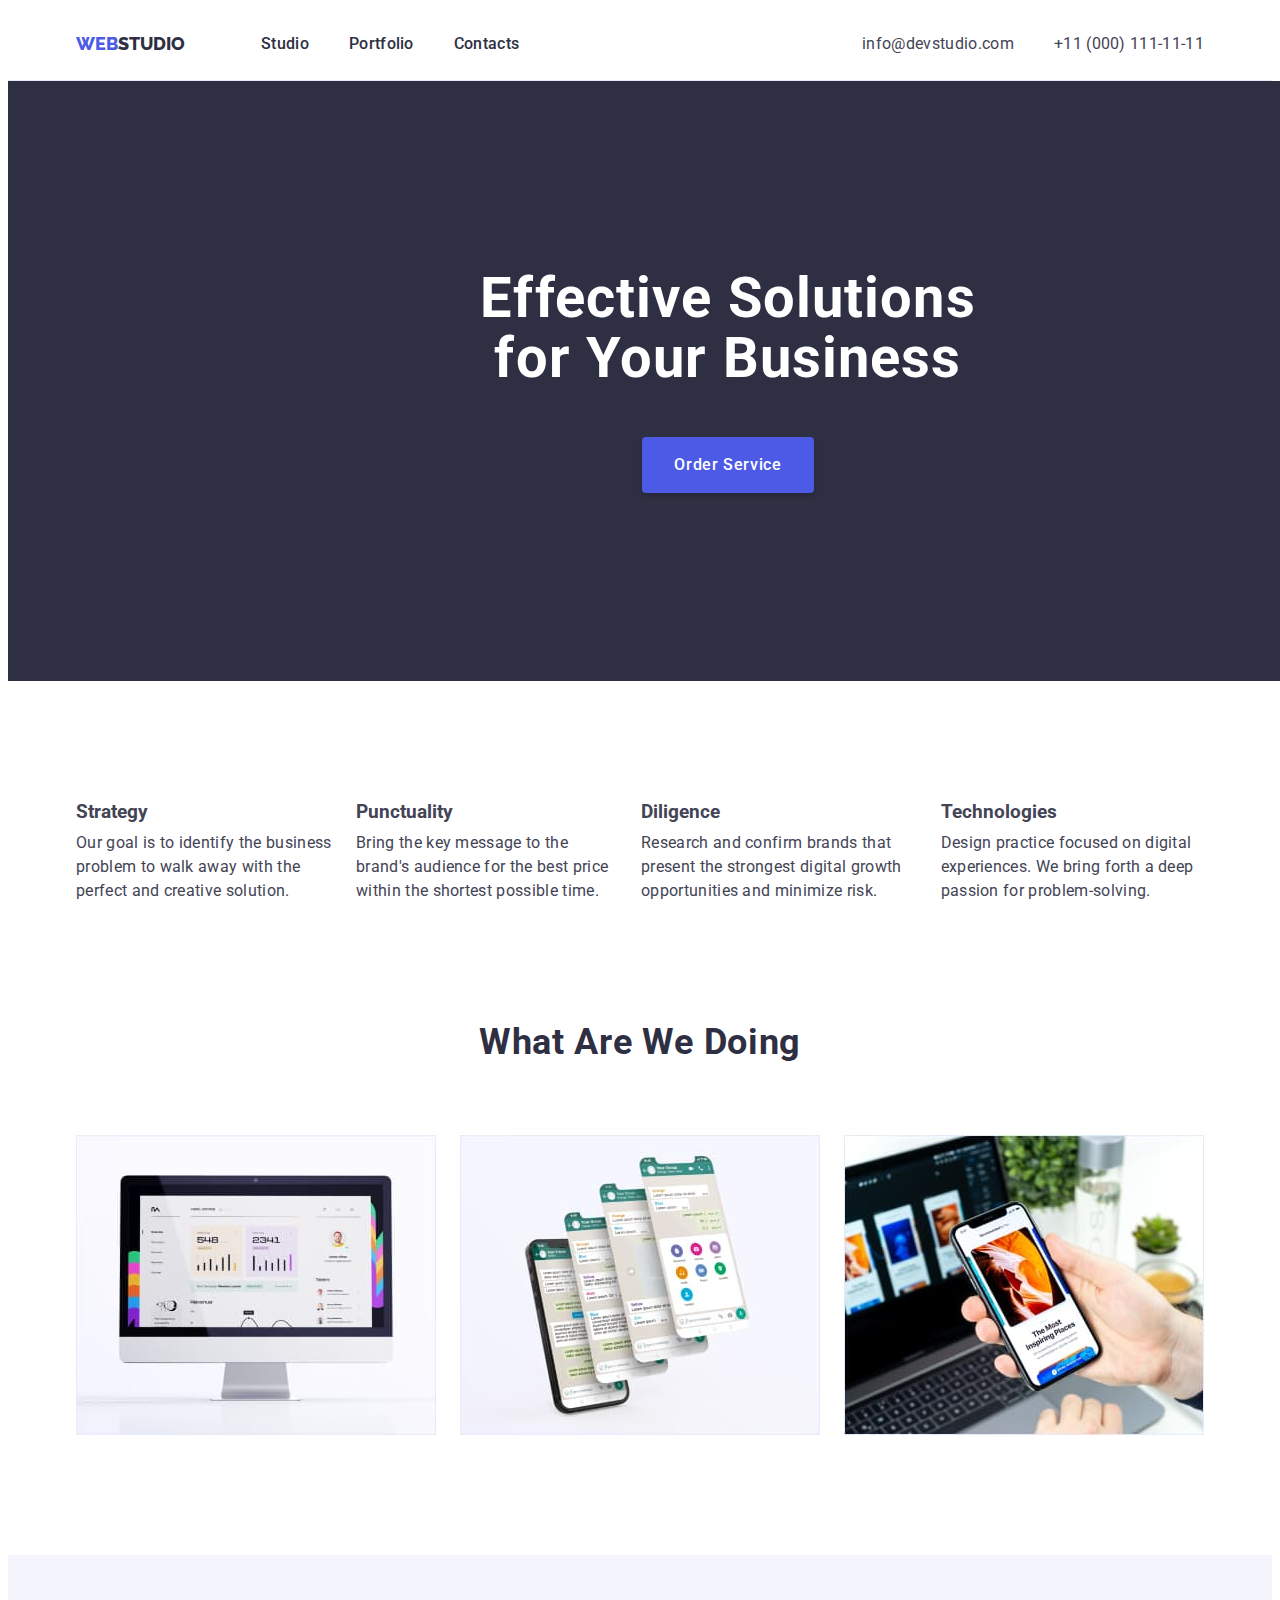
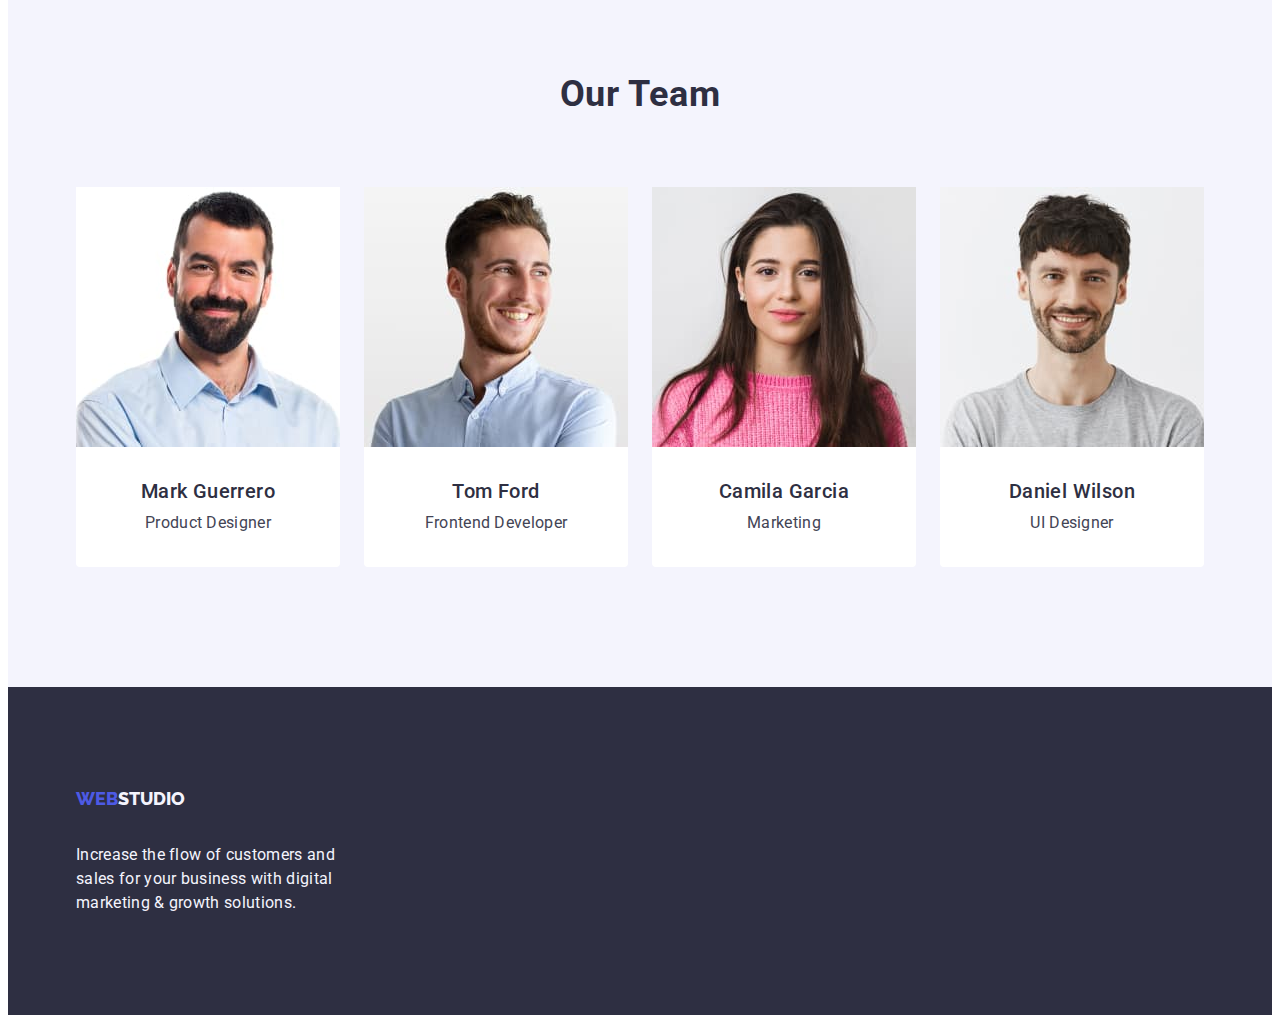
<file: index.html>
<!DOCTYPE html>
<html lang="en">
  <head>
    <meta charset="UTF-8" />
    <meta http-equiv="X-UA-Compatible" content="IE=edge" />
    <meta name="viewport" content="width=device-width, initial-scale=1.0" />
    <title>Studio</title>
    <link rel="preconnect" href="https://fonts.googleapis.com" />
    <link rel="preconnect" href="https://fonts.gstatic.com" crossorigin />
    <link
      href="https://fonts.googleapis.com/css2?family=Raleway:wght@800&family=Roboto:wght@400;500;700;900&display=swap"
      rel="stylesheet"
    />
    <link
      rel="stylesheet"
      href="https://cdnjs.cloudflare.com/ajax/libs/modern-normalize/1.1.0/modern-normalize.min.css"
      integrity="sha512-wpPYUAdjBVSE4KJnH1VR1HeZfpl1ub8YT/NKx4PuQ5NmX2tKuGu6U/JRp5y+Y8XG2tV+wKQpNHVUX03MfMFn9Q=="
      crossorigin="anonymous"
      referrerpolicy="no-referrer"
    />
    <link rel="stylesheet" href="./css/styles.css" />
  </head>
  <body>
    <!-- Шапка сторінки -->

    <header class="header">
      <div class="container">
        <nav class="header-nav">
          <a href="./index.html" class="logo link"
            >Web<span class="logo-studio">Studio</span></a
          >
          <ul class="header-list list">
            <li class="header-item">
              <a href="./index.html" class="header-link link">Studio</a>
            </li>
            <li class="header-item">
              <a href="./portfolio.html" class="header-link link">Portfolio</a>
            </li>
            <li class="header-item">
              <a href="" class="header-link link">Contacts</a>
            </li>
          </ul>
        </nav>

        <address class="header-address">
          <ul class="header-contacts list">
            <li class="header-contact">
              <a
                href="mailto:info@devstudio.com"
                class="header-contact-link link"
                >info@devstudio.com</a
              >
            </li>
            <li class="header-contact">
              <a href="tel:+110001111111" class="header-contact-link link"
                >+11 (000) 111-11-11</a
              >
            </li>
          </ul>
        </address>
      </div>
    </header>

    <!-- Унікальний контент сторінки -->
    <main>
      <section class="hero">
        <div class="container">
          <h1 class="hero-title">Effective Solutions for Your Business</h1>
          <button class="hero-btn" type="button">Order Service</button>
        </div>
      </section>

      <!-- Секція 2 -->

      <section class="advantages">
        <div class="container">
          <h2 class="section-subtit" hidden>Our Advantages</h2>
          <ul class="section-list list advantages-list">
            <li class="section-item">
              <h3 class="advantages-title">Strategy</h3>
              <p class="advantages-text">
                Our goal is to identify the business problem to walk away with
                the perfect and creative solution.
              </p>
            </li>
            <li class="section-item">
              <h3 class="advantages-title">Punctuality</h3>
              <p class="advantages-text">
                Bring the key message to the brand's audience for the best price
                within the shortest possible time.
              </p>
            </li>
            <li class="section-item">
              <h3 class="advantages-title">Diligence</h3>
              <p class="advantages-text">
                Research and confirm brands that present the strongest digital
                growth opportunities and minimize risk.
              </p>
            </li>
            <li class="section-item">
              <h3 class="advantages-title">Technologies</h3>
              <p class="advantages-text">
                Design practice focused on digital experiences. We bring forth a
                deep passion for problem-solving.
              </p>
            </li>
          </ul>
        </div>
      </section>

      <!-- Сеекція 3 -->

      <section class="section-product">
        <div class="container">
          <h2 class="section-title">What are we doing</h2>
          <ul class="section-product-list list">
            <li class="image">
              <img
                src="./images/image-1.jpg"
                alt="monitor on the table with the website open"
                width="360"
              />
            </li>
            <li class="image">
              <img src="./images/image-2.jpg" alt="phones" width="360" />
            </li>
            <li class="image">
              <img src="./images/image-3.jpg" alt="screen" width="360" />
            </li>
          </ul>
        </div>
      </section>

      <!-- Секція 4 -->

      <section class="section-team list">
        <div class="container">
          <h2 class="section-title-team">Our Team</h2>
          <ul class="list-lead list">
            <li class="personal"><img
                src="./images/teamcard-1.jpg"
                alt="team_photo-1"
                width="264"/>
              <div class="excerpt">
                <h3 class="section-subtitle">Mark Guerrero</h3>
                <p class="section-text">Product Designer</p>
              </div>
            </li>
            <li class="personal">
              <img
                src="./images/teamcard-2.jpg"
                class="colleauge-img"
                alt="team_photo-2"
                width="264"
              />
              <div class="excerpt">
                <h3 class="section-subtitle">Tom Ford</h3>
                <p class="section-text">Frontend Developer</p>
              </div>
            </li>
            <li class="personal">
              <img
                src="./images/teamcard-3.jpg"
                alt="team_photo-3"
                width="264"
              />
              <div class="excerpt">
                <h3 class="section-subtitle">Camila Garcia</h3>
                <p class="section-text">Marketing</p>
              </div>
            </li>
            <li class="personal">
              <img
                src="./images/teamcard-4.jpg"
                alt="team_photo-4"
                width="264"
              />
              <div class="excerpt">
                <h3 class="section-subtitle">Daniel Wilson</h3>
                <p class="section-text">UI Designer</p>
              </div>
            </li>
          </ul>
        </div>
      </section>
    </main>
    <!-- Подвал -->

      <footer class="footer">
        <div class="container">
        <a href="./index.html" class="logo map link"
            >Web<span class="footer-studio">Studio</span></a>
          <p class="footer-text">
            Increase the flow of customers and sales for your business with
            digital marketing & growth solutions.
          </p>
        </div>
      </footer>
  </body>
</html>

<!--  -->
</file>
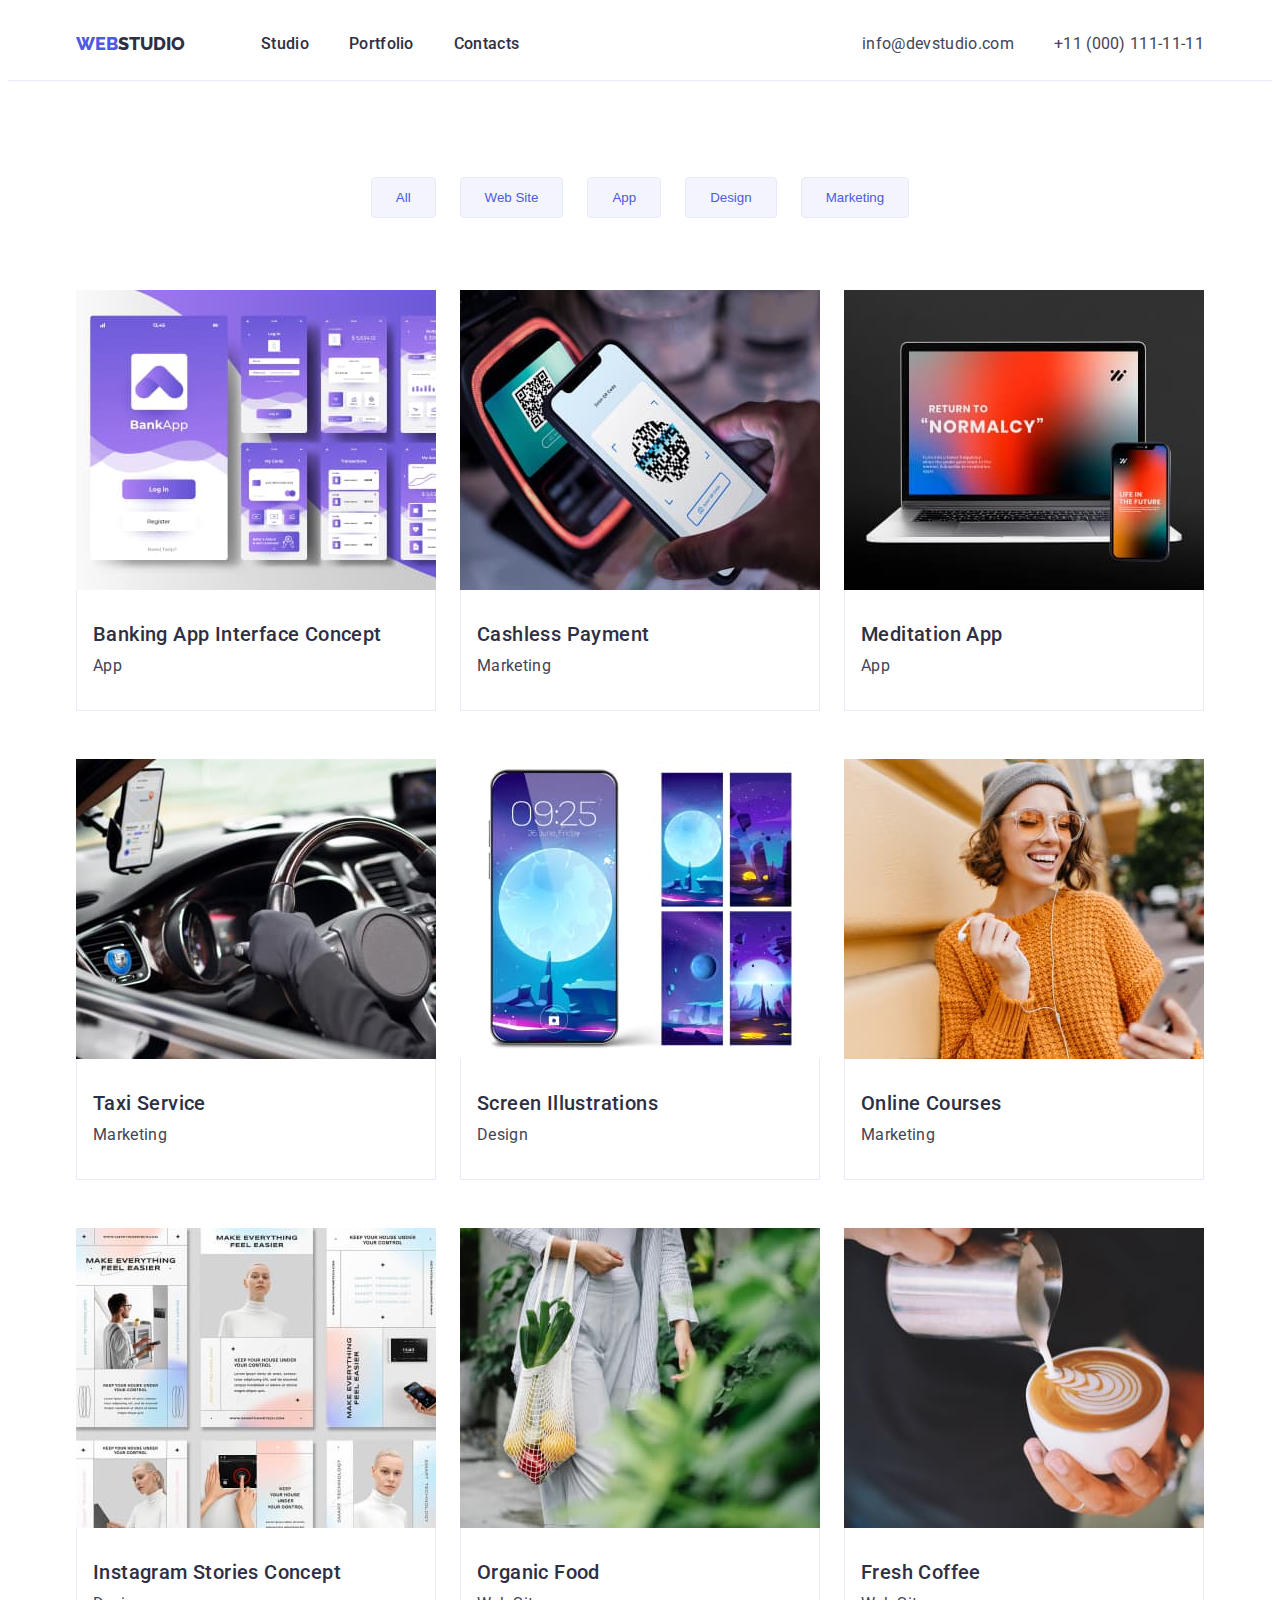
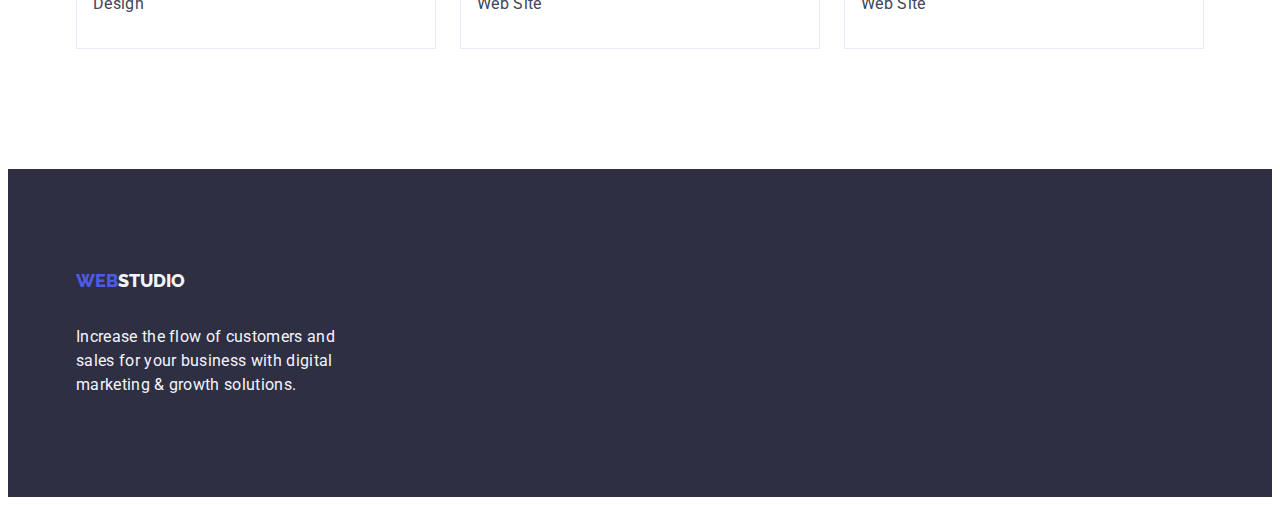
<file: portfolio.html>
<!DOCTYPE html>
<html lang="en">
  <head>
    <meta charset="UTF-8" />
    <meta http-equiv="X-UA-Compatible" content="IE=edge" />
    <meta name="viewport" content="width=device-width, initial-scale=1.0" />
    <title>Studio</title>
    <link rel="preconnect" href="https://fonts.googleapis.com" />
    <link rel="preconnect" href="https://fonts.gstatic.com" crossorigin />
    <link
      href="https://fonts.googleapis.com/css2?family=Raleway:wght@800&family=Roboto:wght@400;500;700;900&display=swap"
      rel="stylesheet"
    />
    <link
      rel="stylesheet"
      href="https://cdnjs.cloudflare.com/ajax/libs/modern-normalize/1.1.0/modern-normalize.min.css"
      integrity="sha512-wpPYUAdjBVSE4KJnH1VR1HeZfpl1ub8YT/NKx4PuQ5NmX2tKuGu6U/JRp5y+Y8XG2tV+wKQpNHVUX03MfMFn9Q=="
      crossorigin="anonymous"
      referrerpolicy="no-referrer"
    />
    <link rel="stylesheet" href="./css/styles.css" />
  </head>
  <body>
    <!-- Шапка сторінки -->
    <header class="header">
      <div class="container">
        <nav class="header-nav">
          <a href="./index.html" class="logo link"
            >Web<span class="logo-studio">Studio</span></a
          >
          <ul class="header-list list">
            <li class="header-item">
              <a href="./index.html" class="header-link link">Studio</a>
            </li>
            <li class="header-item">
              <a href="./portfolio.html" class="header-link link">Portfolio</a>
            </li>
            <li class="header-item">
              <a href="" class="header-link link">Contacts</a>
            </li>
          </ul>
        </nav>

        <address class="header-address">
          <ul class="header-contacts list">
            <li class="header-contact">
              <a
                href="mailto:info@devstudio.com"
                class="header-contact-link link"
                >info@devstudio.com</a
              >
            </li>
            <li class="header-contact">
              <a href="tel:+110001111111" class="header-contact-link link"
                >+11 (000) 111-11-11</a
              >
            </li>
          </ul>
        </address>
      </div>
    </header>
    <main>
      <section class="portfolio">
        <div class="container">
          <h1 class="visually-hidden">Our Portfolio</h1>
          <ul class="portfolio-selt list">
            <li class="btn"><button class="btn-link link" type="button">All</button></li>
            <li class="btn"><button class="btn-link link" type="button">Web Site</button>
            </li>
            <li class="btn"><button class="btn-link link" type="button">App</button></li>
            <li class="btn"><button class="btn-link link" type="button">Design</button>
            </li>
            <li class="btn"><button class="btn-link link" type="button">Marketing</button>
            </li>
          </ul>

          <!-- About -->
          <ul class="menu list">
            <li class="iteam">
              <a class="link" href="">
                <img src="./images-2/bankingapp.jpg"
                  alt="interface" width="360"/>
                  <div class="desc">
                    <h2 class="project-title">Banking App Interface Concept</h2>
                    <p class="project-text">App</p>
                  </div>
              </a>
            </li>
            <li class="iteam">
              <a class="link" href="">
                <img src="./images-2/cashlessapp.jpg" alt="phone" width="360" />
                <div class="desc">
                  <h2 class="project-title">Cashless Payment</h2>
                  <p class="project-text">Marketing</p>
                </div>
              </a>
            </li>
            <li class="iteam">
              <a class="link" href="">
                <img
                  src="./images-2/maditationapp.jpg"
                  alt="laptop"
                  width="360"/>
                  <div class="desc">
                    <h2 class="project-title">Meditation App</h2>
                    <p class="project-text">App</p>
                  </div>
              </a>
            </li>
            <li class="iteam">
              <a class="link" href="">
                <img
                  src="./images-2/taxiservice.jpg"
                  alt="screenshot of the drever behinnd the wheel"
                  width="360"/>
                <div class="desc">
                  <h2 class="project-title">Taxi Service</h2>
                  <p class="project-text">Marketing</p>
                </div>
              </a>
            </li>
            <li class="iteam">
              <a class="link" href="">
                <img
                  src="./images-2/screenillustrations.jpg"
                  alt="spase illustratios"
                  width="360"/>
                <div class="desc">
                  <h2 class="project-title">Screen Illustrations</h2>
                  <p class="project-text">Design</p>
                </div>
              </a>
            </li>
            <li class="iteam">
              <a class="link" href="">
                <img
                  src="./images-2/onlinecourses.jpg"
                  alt="smiling girl"
                  width="360"/>
                <div class="desc">
                  <h2 class="project-title">Online Courses</h2>
                  <p class="project-text">Marketing</p>
                </div>
              </a>
            </li>
            <li class="iteam">
              <a class="link" href="">
                <img
                  src="./images-2/instagramstories.jpg"
                  alt="screenshot smart technologies"
                  width="360"/>
                <div class="desc">
                  <h2 class="project-title">Instagram Stories Concept</h2>
                  <p class="project-text">Design</p>
                </div>
              </a>
            </li>
            <li class="iteam">
              <a class="link" href="">
                <img
                  src="./images-2/organicfood.jpg"
                  alt="photo organic food"
                  width="360"/>
                <div class="desc">
                  <h2 class="project-title">Organic Food</h2>
                  <p class="project-text">Web Site</p>
                </div>
              </a>
            </li>
            <li class="iteam">
              <a class="link" href="">
                <img
                  src="./images-2/freshcoffee.jpg"
                  alt="cup of coffee"
                  width="360"/>
                <div class="desc">
                  <h2 class="project-title">Fresh Coffee</h2>
                  <p class="project-text">Web Site</p>
                </div>
              </a>
            </li>
          </ul>
        </div>
      </section>
    </main>
    <footer class="footer">
      <div class="container">
        <a href="./index.html" class="logo map link"
          >Web<span class="footer-studio">Studio</span></a>
        <p class="footer-text">
          Increase the flow of customers and sales for your business with
          digital marketing & growth solutions.
        </p>
      </div>
    </footer>
  </body>
</html>
</file>
<file: css/styles.css>
:root {
  --primary-text-color: #2e2f42;
  --brand-color: #4d5ae5;
  --mini-text-color: #434455;
  --accent-color: #404bbf;
  --primary-white-color: #ffffff;
  --color-teamcard: #f4f4fd;
}
html {
  box-sizing: border-box;
}
*,
*::after,
*::before {
  box-sizing: inherit;
}
ul,
ol {
  list-style: none;
  margin-top: 0;
  margin-bottom: 0;
  padding-left: 0;
}
  
h1,
h2,
h3,
p {
  margin-top: 0;
  margin-bottom: 0;
}
a {
  text-decoration: none;
}
img {
  display: block;
  max-width: 100%;
  height: auto;
}
.link {
  text-decoration: none;
}
.list {
  list-style: none;
}

.container {
  width: 1158px;
  margin-left: auto;
  margin-right: auto;
  padding-right: 15px;
  padding-left: 15px;
}

/* body */

body {
  font-family: Roboto, sans-serif;
  color: var(--mini-text-color);
  background-color: var(--primary-white-color);
}

/*Шапка сторінки */
/* Логотип */

.header {
  display: flex;
  align-items: center;
  border-bottom: 1px solid #e7e9fc 
}
.header .container {
  display: flex;
  align-items: center;
  /* margin: 0 auto; */
}

.logo {
  margin-right: 76px;
  font-family: "Raleway", sans-serif;
  font-style: normal;
  font-weight: 800;
  font-size: 18px;
  line-height: 1.33;
  text-transform: uppercase;
  display: inline-block;
  color: var(--brand-color);
}
.logo-studio {
  color: var(--primary-text-color);
}
.header {
  border-bottom: 1px solid #e7e9fc 
}

.header .container {
  display: flex;
  margin: 0 auto;
}

.header-nav {
  display: flex;
  align-items: center;
  margin-left: 0;
}
.header-list {
  display: flex;
  gap: 40px;
  margin: 0;
  padding: 24px 0;
  }

/* address */

.header-address {
  margin-left: auto;
}

.header-contacts {
  display: flex;
  gap: 40px;
  padding: 24px 0;
   
}


/* Посилання */

.header-link {
  font-family: "Roboto", sans-serif;
  font-style: normal;
  font-weight: 500;
  font-size: 16px;
  line-height: 1.5;
  letter-spacing: 0.02em;
  text-decoration: none;
  color: var(--primary-text-color);
}
.header-link:hover,
.header-link:focus {
  color: var(--accent-color);
}

/* Адреса */

.header-address {
  font-style: normal;
}
.header-contact-link {
  text-decoration: none;
  font-weight: 400;
  font-size: 16px;
  line-height: 1.5;
  letter-spacing: 0.02em;
  color: var(--mini-text-color);
}
.header-contact-link:hover,
.header-contact-link:focus {
  color: var(--accent-color);
}

/* 1 секція */

.hero {
  text-align: center;
  margin: 0 auto;
  width: 1440px;
  background-color: var(--primary-text-color);
  padding-top: 188px;
  padding-bottom: 188px;
}
.hero-title {
  max-width: 496px;
  margin-bottom: 48px;
  font-weight: 700;
  font-size: 56px;
  line-height: 1.07;
  letter-spacing: 0.02em;
  margin-left: auto;
  margin-right: auto;
  color: var(--primary-white-color);
}
  
/* Кнопка order service */

.hero-btn {
  margin-right: auto;
  margin-left: auto;
  display: block;
  font-family: inherit;
  font-weight: 500;
  font-size: 16px;
  line-height: 1.5;
  letter-spacing: 0.04em;
  cursor: pointer;
  border: none;
  padding: 16px 32px;
  border-radius: 4px;
  color: var(--primary-white-color) ;
  background-color: var(--brand-color);
  box-shadow: 0px 4px 4px rgba(0, 0, 0, 0.15);
}
.hero-btn:hover,
.hero-btn:focus {
  background-color: var(--accent-color);
}

/* 2 секція */

.section-subtit {
  font-weight: 500;
  font-size: 20px;
  line-height: 1.2;
  letter-spacing: 0.02em;
  margin-left: auto;
  margin-right: auto;
  color: var(--primary-text-color);
}
 .advantages-list {
  display: flex;
  gap: 24px;
 }
.advantages {
  padding-top: 120px;
  padding-bottom: 120px;
}
.advantages-text, .advantages-title {
  text-align: left;
}
.section-item {
  width: calc((100%-72px)/4); 
}
.advantages-title {
  margin-bottom: 8px;
}
.advantages-text {
font-weight: 400;
font-size: 16px;
line-height: 1.5;
letter-spacing: 0.02em;
color: #434455;
}
/* section {
  outline: solid green;
} */

/* 3 сeкція */
.section-product {
  text-align: center;
  padding-bottom: 120px;
  
}

.section-title {
  margin-bottom: 72px;
}

.section-product-list {
  gap: 24px;
  }
.imege {
  width: calc((100%-48px)/3);
}
.list {
  display: flex;
  justify-content: center;
  align-items: center;
}
.section-title { 

  text-align: center;
  font-weight: 700;
  font-size: 36px;
  line-height: 1.11;
  letter-spacing: 0.02em;
  text-align: center;
  text-transform: capitalize;
  color: var(--primary-text-color);
}

/* 4 секція */

.section-team {
  padding-top: 120px;
  padding-bottom: 120px;
  background: var(--color-teamcard);
}

.section-title-team { 
  font-style: normal;
  margin-bottom: 72px;
  text-align: center;
  font-weight: 700;
  font-size: 36px;
  line-height: 1.11;
  letter-spacing: 0.02em;
  color: var(--primary-text-color);
}
.list-lead  {
  display: flex;
  gap: 24px;
  justify-content: center;
}

.personal {
  border-radius: 0px 0px 4px 4px; 
  width: calc((100%-92px)/4);
  background-color: var(--primary-white-color);
}
.excerpt {
  padding-top: 32px;
  padding-bottom: 32px;
  padding-right: 16px;
  padding-left: 16px;
}

.section-subtitle {
  margin-bottom: 8px;
  text-align: center;
  font-weight: 500;
  font-size: 20px;
  line-height: 1.2;
  letter-spacing: 0.02em;
  color: var(--primary-text-color);
}
.section-text {
  text-align: center;
  font-style: normal;
  font-weight: 400;
  font-size: 16px;
  line-height: 1.5;
  letter-spacing: 0.02em;
  color: var(--mini-text-color);
}

/* Подвал */
.footer {
  padding: 100px 0;
  background: var(--primary-text-color);
}

.map {
  display: inline-block;
  margin-bottom: 16px; 
}
.footer-studio {
  color: var(--color-teamcard);
  display: inline-block;
  margin-bottom: 16px; 
}
.footer-text {
  max-width: 264px;
  font-weight: 400;
  font-size: 16px;
  line-height: 1.5;
  letter-spacing: 0.02em;
  color: var(--color-teamcard);
  background: var(--primary-text-color);
}


/* Portfolio */

.portfolio {
  padding: 96px 0 120px;
}
.portfolio-selt {
  display: flex;
  justify-content: center;
  gap: 24px;
  margin-bottom: 72px;
}
.visually-hidden {
    position: absolute;
    width: 1px;
    height: 1px;
    margin: -1px;
    border: 0;
    padding: 0;
    
    white-space: nowrap;
    clip-path: inset(100%);
    clip: rect(0 0 0 0);
    overflow: hidden;
  }

/* Кнопки Portfolio */

.btn {
  font-family: "Roboto", sans-serif; 
  font-size: 16px;
  line-height: 1.5;
  letter-spacing: 0.04em;
  display: block;
  align-items: center;
  text-align: center;
  cursor: pointer;
}
.btn-link {
  font-weight: 500;
  padding: 12px 24px;
  border-radius: 4px;
  border: 1px solid #e7e9fc;
  color: var(--brand-color);
  background-color: var(--color-teamcard);
}
.btn-link:hover,
.btn-link:focus {
  color: var(--primary-white-color);
  background: var(--accent-color);
  border: 1px solid transparent;
}

/* About */

.menu { 
display: flex;
flex-wrap: wrap;
column-gap: 24px;
row-gap: 48px; 
}
.iteam {
  max-width: 360px;
  background: var(--primary-white-color);
  width: calc((100%-48px)/3);
}

.desc {
  padding: 32px 16px;
  border: 1px solid #e7e9fc;
  border-top: none;
}

.project-title {
  margin-bottom: 8px;
  font-weight: 500;
  font-size: 20px;
  line-height: 1.2;
  letter-spacing: 0.02em;
  text-decoration: none;
  color: var(--primary-text-color);
  background-color: 
  var(--primary-white-color);
}

.project-text {
  font-weight: 400;
  font-size: 16px;
  line-height: 1.5;
  letter-spacing: 0.02em;
  text-decoration: none;
  color: var(--mini-text-color);
}
</file>
